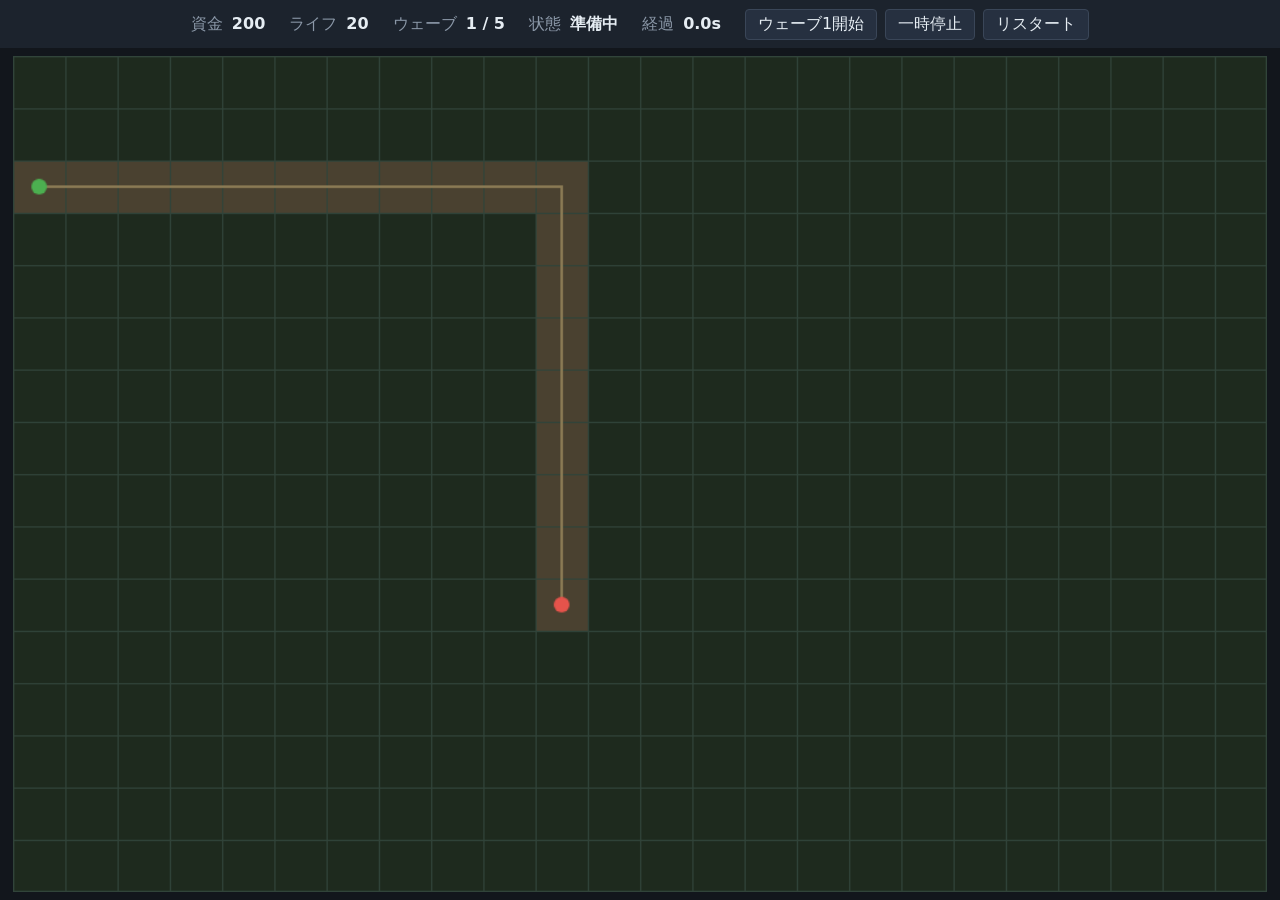
<file: index.html>
<!DOCTYPE html>
<html lang="ja">
<head>
  <meta charset="utf-8">
  <meta name="viewport" content="width=device-width, initial-scale=1">
  <title>TD Game</title>
  <link rel="stylesheet" href="style.css">
</head>
<body>
  <main id="app">
    <header id="hud" aria-label="ステータス">
      <div class="hud-item">資金 <span id="hud-funds">-</span></div>
      <div class="hud-item">ライフ <span id="hud-life">-</span></div>
      <div class="hud-item">ウェーブ <span id="hud-wave">-</span></div>
      <div class="hud-item">状態 <span id="hud-phase">-</span></div>
      <div class="hud-item">経過 <span id="hud-elapsed">-</span></div>
      <div class="hud-controls">
        <button id="btn-next-wave" type="button">次のウェーブ開始</button>
        <button id="btn-pause" type="button">一時停止</button>
        <button id="btn-restart" type="button">リスタート</button>
      </div>
      <div id="hud-message" role="status" aria-live="polite"></div>
    </header>
    <div id="stage">
      <canvas id="game-canvas" width="960" height="640"></canvas>
    </div>
  </main>
  <script type="module" src="js/main.js"></script>
</body>
</html>
</file>
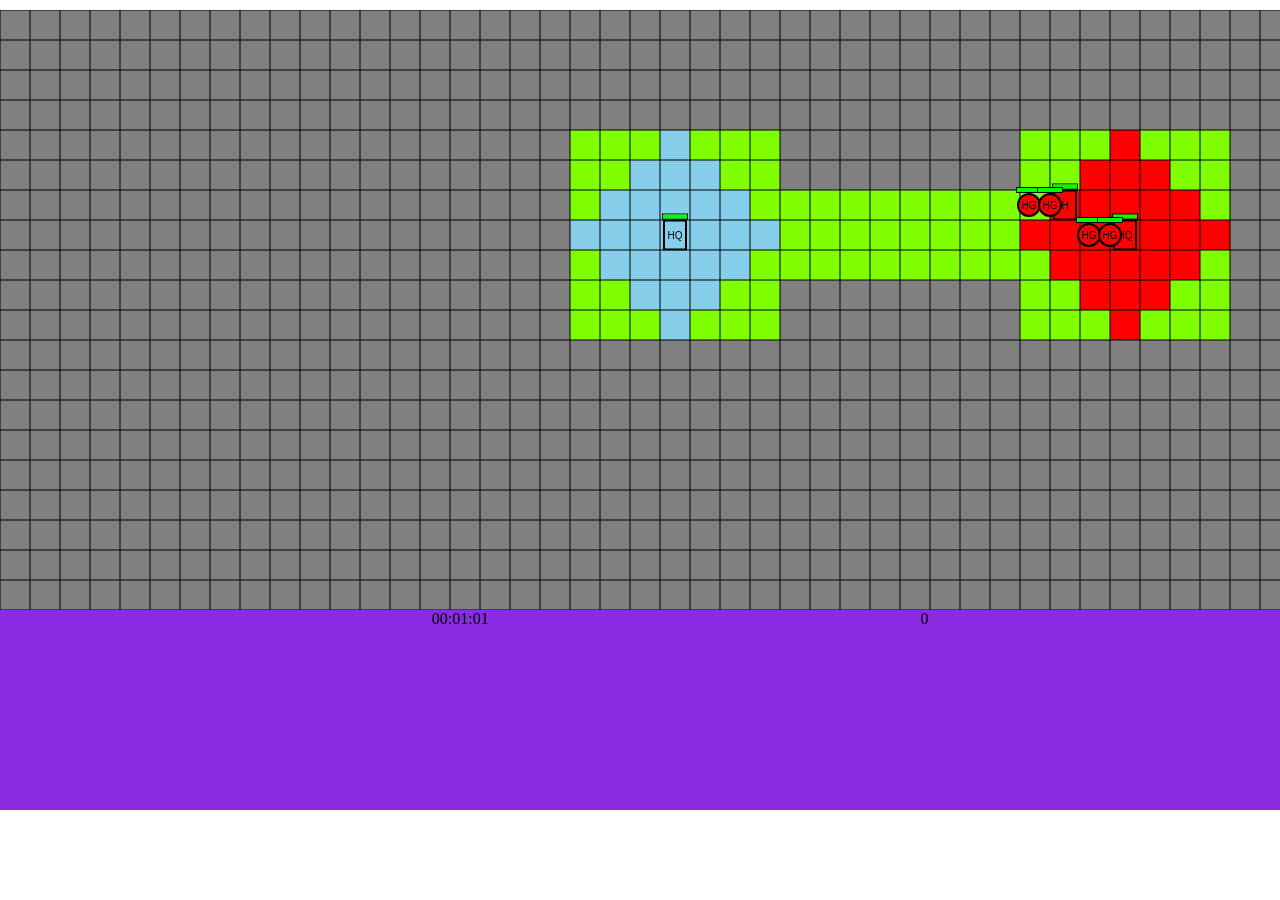
<file: TD/index.html>
<html lang="jp">
    <head>
        <meta charset="UTF-8">
        <title>test TD</title>
        <link rel="stylesheet" href="./src/Layout/layout.css">

    </head>
    <body>
        <div id="stage">
            <canvas id="Square_Layer" width="1800" height="600" ></canvas>
            <canvas id="Grid_Layer" width="1800" height="600" ></canvas>
            <canvas id="Entity_Layer" width="1800" height="600"  style="z-index: 100;"></canvas>
        </div>
        <div id="menu">
            <div id="Scoreboard" >
                <div id="showtime">00:00:00</div>
                <div id="showscore">score:0</div>
                <div id="showcost">cost:0</div>
            </div>
            <div id="summonmenu"></div>
        </div>
        <script src="src/Data/Map/testmap.js"></script>
        <!-- <script src="src/Data/Map/mapdata1.js"></script> -->
        <script src="src/Data/entitydata.js"></script>
        <script src="src/System/PathfindingSystem.js"></script>
        <script src="src/System/BattleSystem.js"></script>
        <script src="src/System/ScoreSystem.js"></script>
        <script src="src/System/EnemySystem.js"></script>
        <script src="src/System/AI.js"></script>
        <script src="src/Entity/entity.js"></script>
        <script src="src/Layout/layout.js"></script>
        <script src="src/Layout/menu.js"></script>

        <script src="src/Core/main.js"></script>
    </body>
</html>
</file>
<file: style.css>
:root {
  --hud-height: 48px;
  --bg: #12161c;
  --panel: #1c232d;
  --text: #e6edf3;
  --muted: #8b98a8;
}

* {
  box-sizing: border-box;
}

html,
body {
  height: 100%;
  margin: 0;
  background: var(--bg);
  color: var(--text);
  font-family: system-ui, "Hiragino Sans", "Yu Gothic", Meiryo, sans-serif;
}

#app {
  display: flex;
  flex-direction: column;
  align-items: center;
  height: 100%;
}

#hud {
  display: flex;
  flex-wrap: wrap;
  gap: 8px 24px;
  align-items: center;
  justify-content: center;
  width: 100%;
  min-height: var(--hud-height);
  padding: 8px 16px;
  background: var(--panel);
  font-size: 16px;
}

.hud-item {
  color: var(--muted);
}

.hud-item span {
  margin-left: 4px;
  color: var(--text);
  font-variant-numeric: tabular-nums;
  font-weight: 600;
}

.hud-controls {
  display: flex;
  gap: 8px;
}

.hud-controls button {
  padding: 4px 12px;
  border: 1px solid #3a4658;
  border-radius: 4px;
  background: #263040;
  color: var(--text);
  font: inherit;
  cursor: pointer;
}

.hud-controls button:hover:not(:disabled) {
  background: #2f3b4f;
}

.hud-controls button:disabled {
  color: var(--muted);
  cursor: not-allowed;
  opacity: 0.6;
}

#hud-message {
  font-weight: 700;
  color: #f4d03f;
}

#hud-message:empty {
  display: none;
}

/* 論理サイズ960x640（3:2）の縦横比を維持してウィンドウに収める。
   HUDの高さが折り返しで変わっても収まるよう、対応環境では #stage の実寸を基準にする。 */
#stage {
  flex: 1;
  display: flex;
  align-items: center;
  justify-content: center;
  width: 100%;
  min-height: 0;
  padding: 8px;
}

#game-canvas {
  display: block;
  width: min(100%, calc((100vh - var(--hud-height) - 16px) * 1.5));
  aspect-ratio: 3 / 2;
  height: auto;
  background: #000;
}

@supports (width: 1cqw) {
  #stage {
    container-type: size;
  }

  #game-canvas {
    width: min(100cqw, 150cqh);
  }
}
</file>
<file: TD/src/Layout/layout.css>
html,body{
    margin: 0;
    text-align: center;
}

canvas{
    width: 1800px;
    height: 600px; 
}

#stage{
    position: relative; /* 子要素の基準 */
    width: 1800px;
    height: 600px;
    background-color: aliceblue;
    margin: 10px auto 0 auto;
}
#stage canvas{
    position: absolute;
    top: 0;
    left: 0;
    width: 1800px;
    height: 600px;
}

#menu{
    width: 1800px;
    height: 200px;
    background-color: blueviolet;
    margin: 0 auto;
}
#Scoreboard {
    display: flex;
    justify-content: space-evenly;
    align-items: center;
    width: 100%;
}

.bullet{
    position: absolute;
    width:4px;
    height: 4px;
    background-color: yellow;
    border-radius: 50%;
}
.bullet.move {
    transition: transform 0.1s linear;
}

.slash{
    position:absolute;
    width:48px;
    height:6px;
    background:white;
    border-radius:999px;
    pointer-events:none;

    animation:slashEffect 0.1s linear forwards;
}

@keyframes slashEffect{
    from{
        opacity:1;
        transform:
            translate(-50%,-50%)
            rotate(var(--angle))
            scaleX(0);
    }
    to{
        opacity:0;
        transform:
            translate(-50%,-50%)
            rotate(var(--angle))
            scaleX(1.5);
    }
}
</file>
